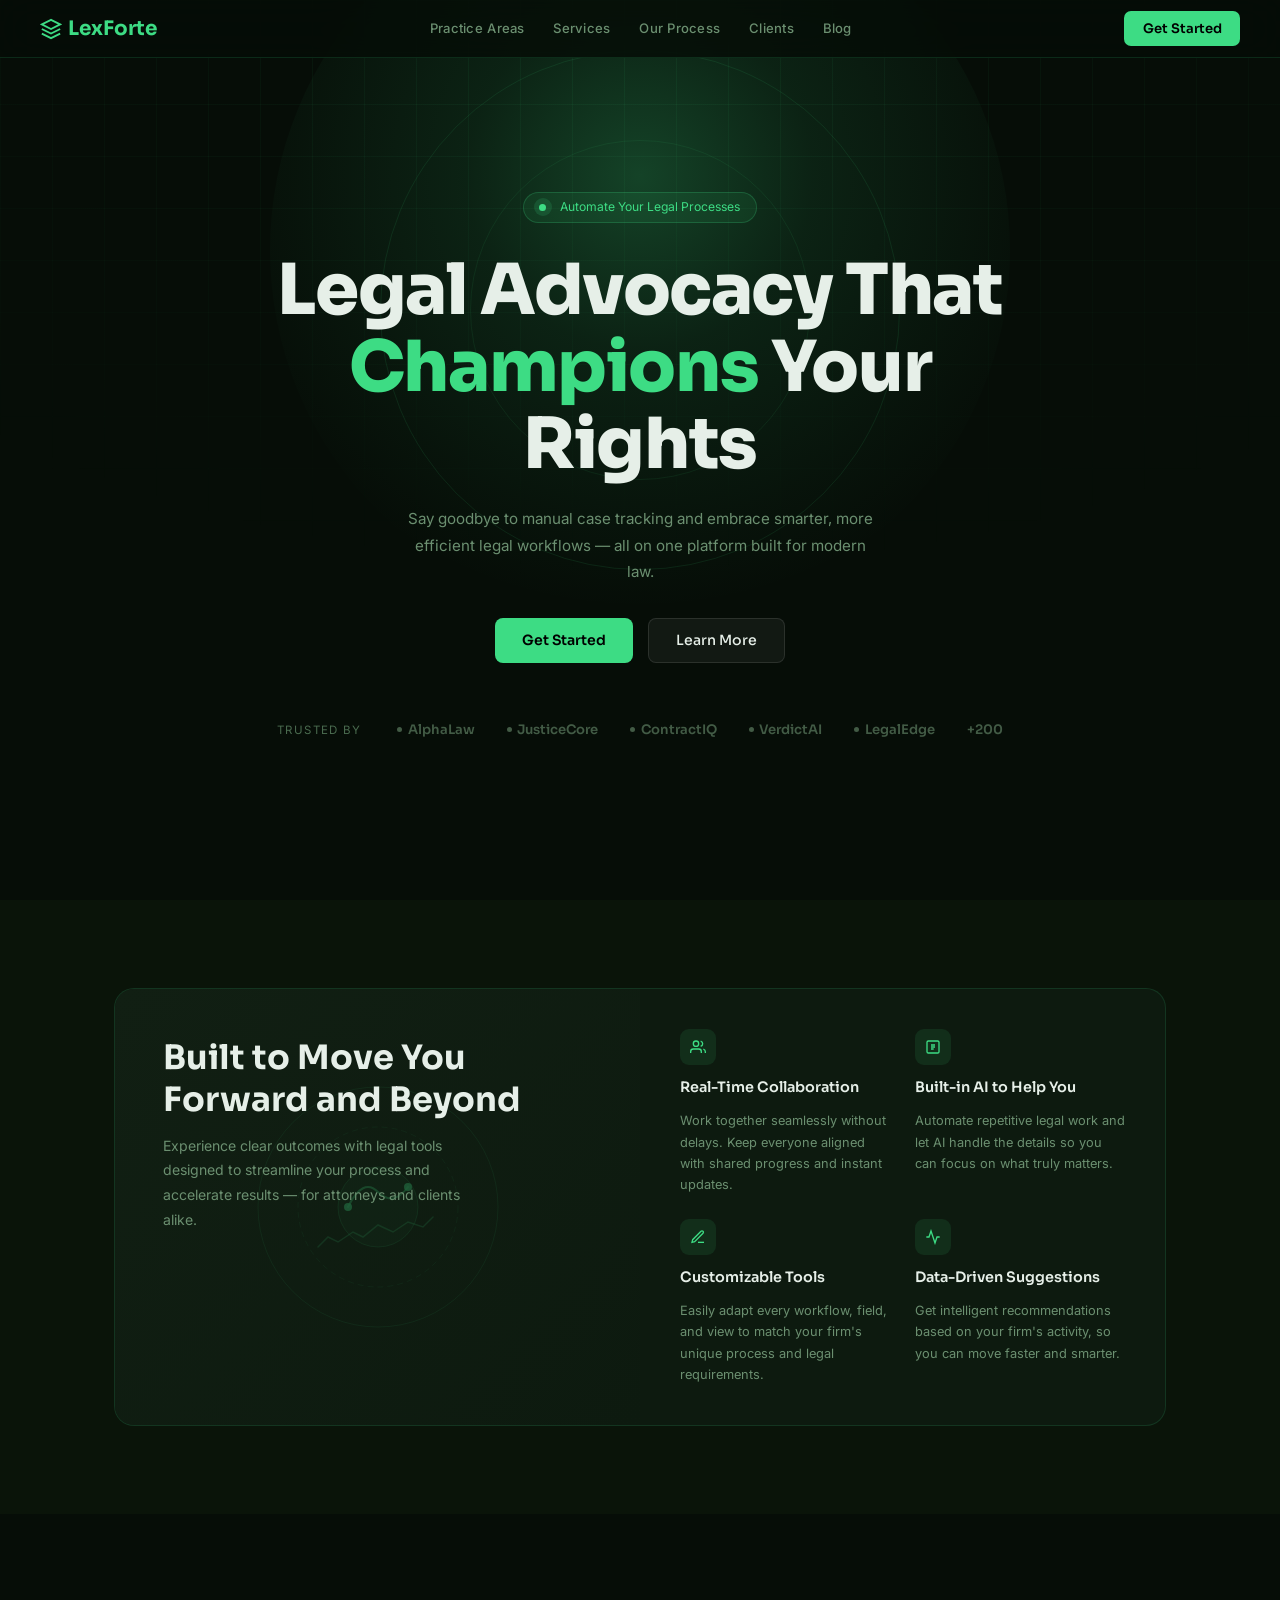
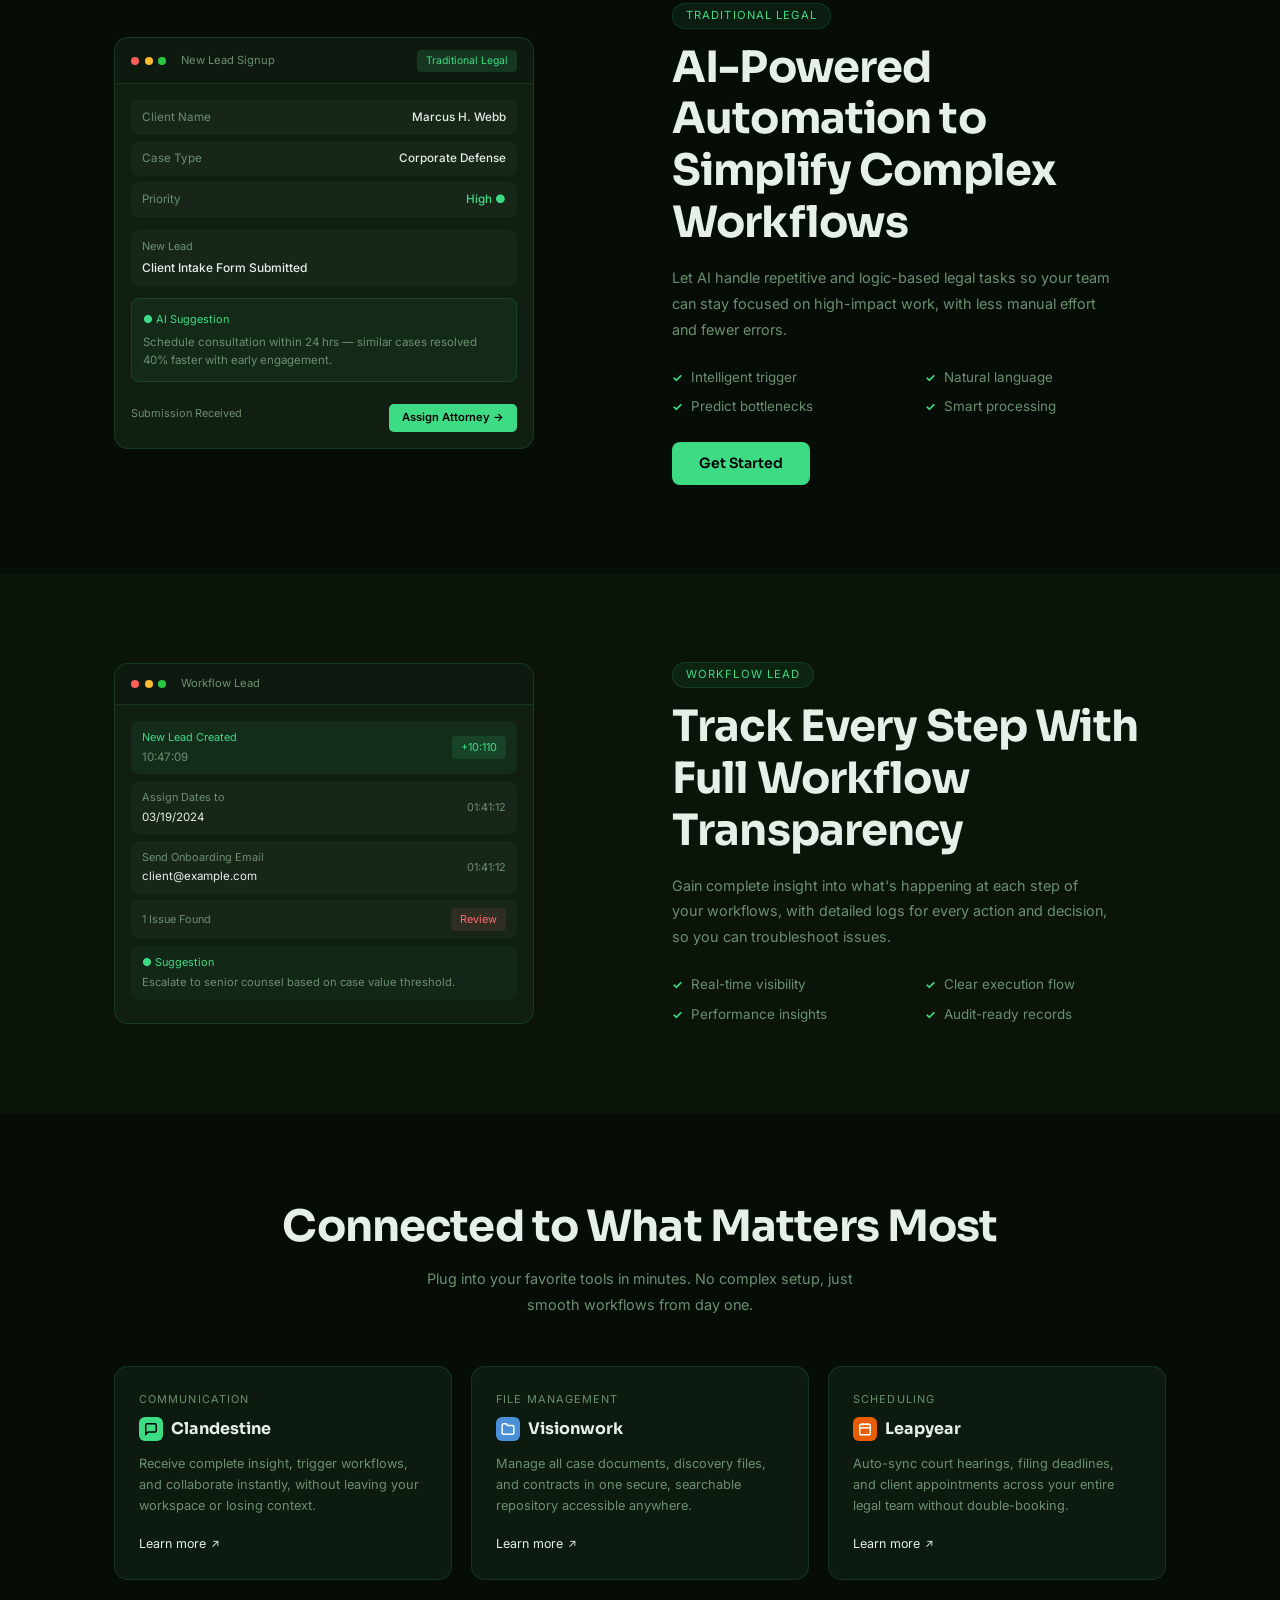
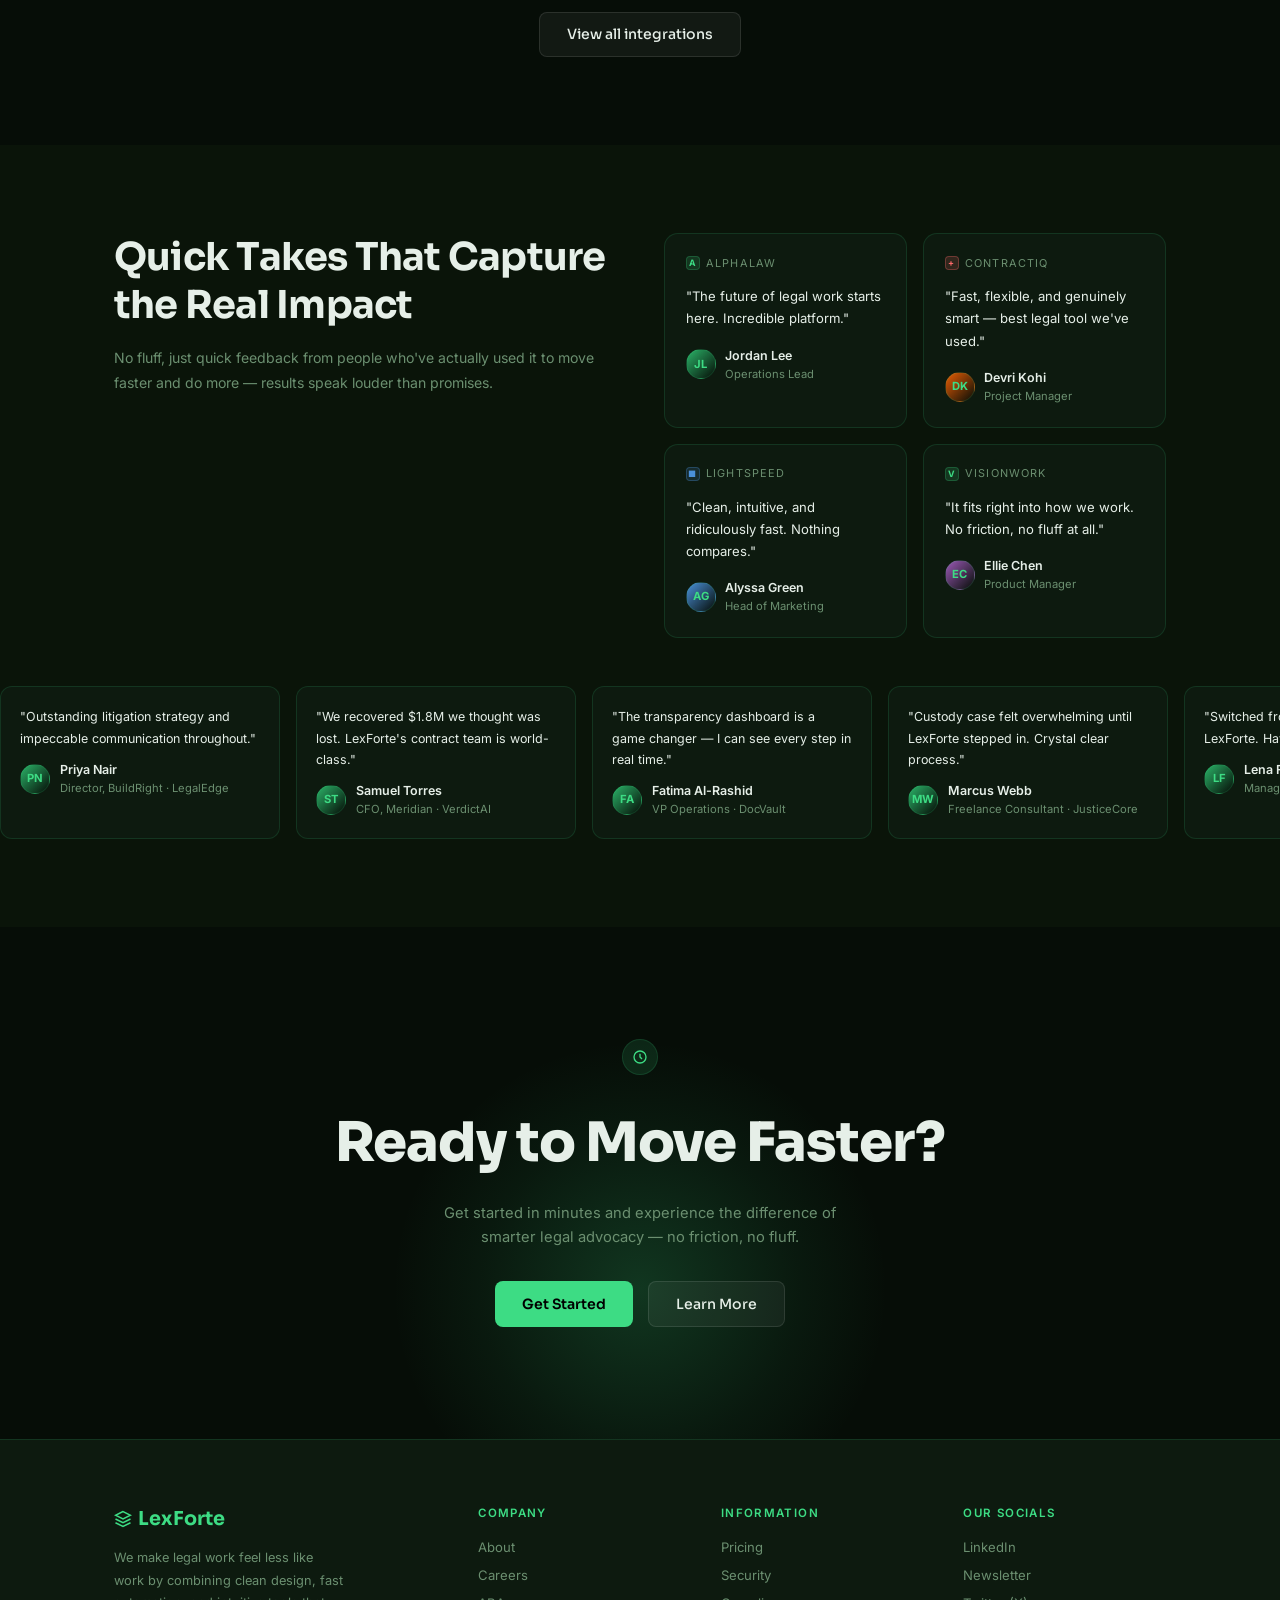
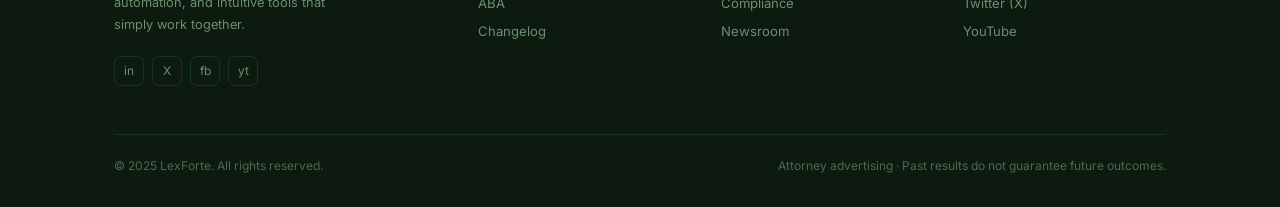
<file: index2.html>
<!DOCTYPE html>
<html lang="en">
<head>
<meta charset="UTF-8"/>
<meta name="viewport" content="width=device-width,initial-scale=1.0"/>
<title>LexForte – Legal Advocates</title>
<link href="https://fonts.googleapis.com/css2?family=Sora:wght@300;400;500;600;700;800&family=Inter:wght@300;400;500;600&display=swap" rel="stylesheet"/>
<style>
*,*::before,*::after{box-sizing:border-box;margin:0;padding:0}
:root{
  --bg:#060d07;
  --bg2:#0a1409;
  --card:#0d1a0f;
  --card2:#111f13;
  --green:#3ddc84;
  --green2:#2bb368;
  --green-glow:rgba(61,220,132,.28);
  --green-glow2:rgba(61,220,132,.12);
  --border:rgba(61,220,132,.14);
  --border2:rgba(61,220,132,.22);
  --text:#e6efe8;
  --muted:#6b8f70;
  --muted2:#4a6b4f;
  --white:#ffffff;
}
html{scroll-behavior:smooth}
body{background:var(--bg);color:var(--text);font-family:'Inter',sans-serif;font-size:15px;line-height:1.6;overflow-x:hidden}
::-webkit-scrollbar{width:4px}
::-webkit-scrollbar-track{background:var(--bg)}
::-webkit-scrollbar-thumb{background:var(--green2);border-radius:4px}
img{display:block;max-width:100%}
a{text-decoration:none;color:inherit}

/* ── NAVBAR ── */
.nav{position:fixed;top:0;left:0;right:0;z-index:1000;display:flex;align-items:center;justify-content:space-between;padding:0 2.5rem;height:58px;background:rgba(6,13,7,.82);backdrop-filter:blur(20px);border-bottom:1px solid var(--border);transition:background .3s}
.nav.scrolled{background:rgba(6,13,7,.97)}
.nav-logo{font-family:'Sora',sans-serif;font-size:1.25rem;font-weight:700;color:var(--green);display:flex;align-items:center;gap:.4rem}
.nav-logo svg{width:22px;height:22px}
.nav-links{display:flex;align-items:center;gap:1.8rem}
.nav-links a{font-size:.82rem;color:var(--muted);font-weight:500;letter-spacing:.02em;transition:color .2s}
.nav-links a:hover{color:var(--text)}
.nav-cta{background:var(--green);color:#000;font-family:'Sora',sans-serif;font-size:.82rem;font-weight:600;padding:.42rem 1.15rem;border-radius:7px;transition:box-shadow .25s,transform .2s;white-space:nowrap}
.nav-cta:hover{box-shadow:0 0 24px var(--green-glow);transform:translateY(-1px);color:#000}

/* ── HERO ── */
.hero{position:relative;min-height:100vh;display:flex;flex-direction:column;align-items:center;justify-content:center;text-align:center;padding:6rem 1.5rem 4rem;overflow:hidden}
.hero-orb{position:absolute;top:-120px;left:50%;transform:translateX(-50%);width:740px;height:740px;border-radius:50%;background:radial-gradient(circle at 50% 40%, rgba(61,220,132,.26) 0%, rgba(61,220,132,.1) 30%, rgba(61,220,132,.03) 60%, transparent 75%);pointer-events:none;animation:orbBreath 6s ease-in-out infinite}
@keyframes orbBreath{0%,100%{transform:translateX(-50%) scale(1);opacity:.9}50%{transform:translateX(-50%) scale(1.06);opacity:1}}
.hero-grid{position:absolute;inset:0;pointer-events:none;background-image:linear-gradient(rgba(61,220,132,.07) 1px,transparent 1px),linear-gradient(90deg,rgba(61,220,132,.07) 1px,transparent 1px);background-size:52px 52px;mask-image:radial-gradient(ellipse 80% 65% at 50% 0%,#000 0%,transparent 100%);animation:gridDrift 20s linear infinite}
@keyframes gridDrift{0%{background-position:0 0}100%{background-position:52px 52px}}
.hero-ring{position:absolute;top:50px;left:50%;transform:translateX(-50%);width:520px;height:520px;border-radius:50%;border:1px solid rgba(61,220,132,.1);animation:ringPulse 4s ease-in-out infinite}
.hero-ring2{position:absolute;top:140px;left:50%;transform:translateX(-50%);width:340px;height:340px;border-radius:50%;border:1px solid rgba(61,220,132,.08);animation:ringPulse 4s ease-in-out infinite .8s}
@keyframes ringPulse{0%,100%{opacity:.5}50%{opacity:1}}
.hero-badge{position:relative;z-index:2;display:inline-flex;align-items:center;gap:.5rem;background:rgba(61,220,132,.08);border:1px solid var(--border2);border-radius:50px;padding:.3rem 1rem .3rem .6rem;font-size:.76rem;color:var(--green);margin-bottom:1.8rem;animation:fadeSlideDown .7s ease both}
.hero-badge-dot{width:18px;height:18px;border-radius:50%;background:rgba(61,220,132,.15);display:flex;align-items:center;justify-content:center}
.hero-badge-dot::after{content:'';width:7px;height:7px;border-radius:50%;background:var(--green);animation:pulse 1.5s infinite}
@keyframes pulse{0%,100%{opacity:1;transform:scale(1)}50%{opacity:.4;transform:scale(.8)}}
@keyframes fadeSlideDown{from{opacity:0;transform:translateY(-14px)}to{opacity:1;transform:translateY(0)}}
.hero-title{position:relative;z-index:2;font-family:'Sora',sans-serif;font-size:clamp(2.6rem,5.5vw,4.6rem);font-weight:800;line-height:1.1;letter-spacing:-.02em;margin-bottom:1.4rem;animation:heroFadeUp .9s .15s ease both;animation-fill-mode:both}
.hero-title span{color:var(--green)}
@keyframes heroFadeUp{from{opacity:0;transform:translateY(32px)}to{opacity:1;transform:translateY(0)}}
.hero-sub{position:relative;z-index:2;max-width:480px;color:var(--muted);font-size:.95rem;line-height:1.75;margin:0 auto 2rem;animation:heroFadeUp .9s .3s ease both;animation-fill-mode:both}
.hero-btns{position:relative;z-index:2;display:flex;gap:.9rem;justify-content:center;flex-wrap:wrap;animation:heroFadeUp .9s .45s ease both;animation-fill-mode:both}
.btn-primary{background:var(--green);color:#000;font-family:'Sora',sans-serif;font-size:.88rem;font-weight:600;padding:.65rem 1.7rem;border-radius:8px;border:none;cursor:pointer;transition:box-shadow .25s,transform .2s;display:inline-flex;align-items:center;gap:.4rem}
.btn-primary:hover{box-shadow:0 0 30px var(--green-glow);transform:translateY(-2px)}
.btn-secondary{background:rgba(255,255,255,.05);color:var(--text);font-family:'Sora',sans-serif;font-size:.88rem;font-weight:500;padding:.65rem 1.7rem;border-radius:8px;border:1px solid rgba(255,255,255,.1);cursor:pointer;transition:border-color .25s,background .25s,transform .2s;display:inline-flex;align-items:center;gap:.4rem}
.btn-secondary:hover{border-color:var(--border2);background:rgba(61,220,132,.06);transform:translateY(-2px)}
.hero-logos{position:relative;z-index:2;margin-top:3.5rem;display:flex;align-items:center;justify-content:center;gap:2.2rem;flex-wrap:wrap;animation:heroFadeUp .9s .6s ease both;animation-fill-mode:both}
.hero-logos-label{font-size:.72rem;color:var(--muted2);letter-spacing:.12em;text-transform:uppercase}
.hero-logos-items{display:flex;align-items:center;gap:2rem;flex-wrap:wrap;justify-content:center}
.logo-pill{font-family:'Sora',sans-serif;font-size:.82rem;font-weight:600;color:var(--muted);display:flex;align-items:center;gap:.35rem;opacity:.6;transition:opacity .25s}
.logo-pill:hover{opacity:1}
.logo-pill-dot{width:5px;height:5px;border-radius:50%;background:var(--muted)}

/* ── SECTION UTILS ── */
.section{padding:5.5rem 0}
.container{max-width:1100px;margin:0 auto;padding:0 1.5rem}
.tag{display:inline-block;background:rgba(61,220,132,.08);border:1px solid var(--border);border-radius:50px;padding:.2rem .8rem;font-size:.7rem;letter-spacing:.1em;text-transform:uppercase;color:var(--green);margin-bottom:.9rem}
.heading{font-family:'Sora',sans-serif;font-size:clamp(1.8rem,3.5vw,2.7rem);font-weight:700;line-height:1.2;letter-spacing:-.02em}
.subtext{color:var(--muted);font-size:.9rem;line-height:1.8}

/* ── SECTION 2: BUILT TO MOVE ── */
.built-wrap{background:var(--card);border:1px solid var(--border);border-radius:20px;overflow:hidden;display:grid;grid-template-columns:1fr 1fr;gap:0}
.built-left{position:relative;padding:3rem;background:linear-gradient(135deg,var(--card2) 0%,var(--card) 100%);overflow:hidden}
.built-left-img{position:absolute;inset:0;display:flex;align-items:center;justify-content:center;opacity:.35}
.built-left-img svg{width:260px;height:260px}
.built-left-content{position:relative;z-index:2}
.built-left-content h2{font-family:'Sora',sans-serif;font-size:clamp(1.5rem,3vw,2.1rem);font-weight:700;line-height:1.25;margin-bottom:.8rem}
.built-left-content p{color:var(--muted);font-size:.88rem;line-height:1.75;max-width:320px}
.built-right{padding:2.5rem}
.built-grid{display:grid;grid-template-columns:1fr 1fr;gap:1.5rem}
.built-item{display:flex;flex-direction:column;gap:.5rem}
.built-item-icon{width:36px;height:36px;border-radius:9px;background:rgba(61,220,132,.1);display:flex;align-items:center;justify-content:center;color:var(--green);font-size:.9rem;margin-bottom:.2rem}
.built-item h4{font-family:'Sora',sans-serif;font-size:.9rem;font-weight:600;margin-bottom:.2rem}
.built-item p{color:var(--muted);font-size:.8rem;line-height:1.65}

/* ── MOCKUP CARD ── */
.mockup-card{background:var(--card2);border:1px solid var(--border);border-radius:14px;overflow:hidden}
.mockup-topbar{display:flex;align-items:center;gap:.5rem;padding:.7rem 1rem;border-bottom:1px solid var(--border);background:rgba(0,0,0,.2)}
.mockup-dots{display:flex;gap:.35rem}
.mockup-dot{width:8px;height:8px;border-radius:50%}
.mockup-title{font-size:.7rem;color:var(--muted);margin-left:.4rem}
.mockup-tag-pill{background:rgba(61,220,132,.15);color:var(--green);font-size:.65rem;padding:.18rem .55rem;border-radius:4px;margin-left:auto}
.mockup-body{padding:1rem}
.mockup-row{display:flex;align-items:center;justify-content:space-between;padding:.5rem .7rem;border-radius:8px;margin-bottom:.4rem;background:rgba(255,255,255,.03);gap:.7rem}
.mockup-row-label{font-size:.73rem;color:var(--muted);flex:1}
.mockup-row-val{font-size:.73rem;color:var(--text);font-weight:500}
.mockup-status{display:flex;align-items:center;gap:.35rem;font-size:.68rem}
.mockup-status-dot{width:6px;height:6px;border-radius:50%;background:var(--green);animation:pulse 1.8s infinite}
.mockup-btn{display:inline-flex;align-items:center;gap:.3rem;background:var(--green);color:#000;font-size:.7rem;font-weight:600;padding:.32rem .8rem;border-radius:5px;margin-top:.6rem}

/* ── SPLIT SECTIONS ── */
.split{display:grid;grid-template-columns:1fr 1fr;gap:4rem;align-items:center}
.split.reverse{direction:rtl}
.split.reverse>*{direction:ltr}
.split-visual{position:relative}
.split-visual-card{background:var(--card);border:1px solid var(--border);border-radius:16px;overflow:hidden;box-shadow:0 24px 60px rgba(0,0,0,.5)}
.split-visual-img{width:100%;aspect-ratio:4/3;object-fit:cover;display:block;filter:brightness(.7) saturate(.9)}
.split-overlay-card{position:absolute;bottom:1rem;left:1rem;right:1rem;background:rgba(10,20,11,.9);backdrop-filter:blur(16px);border:1px solid var(--border);border-radius:10px;padding:.85rem 1rem;display:flex;align-items:center;gap:.7rem}
.split-overlay-dot{width:8px;height:8px;border-radius:50%;background:var(--green);flex-shrink:0;animation:pulse 1.8s infinite}
.split-overlay-text{font-size:.76rem;color:var(--text)}
.split-overlay-text strong{color:var(--green);font-size:.68rem;text-transform:uppercase;letter-spacing:.08em;display:block;margin-bottom:.1rem}
.split-content{}
.split-content .tag{margin-bottom:.8rem}
.split-content .heading{margin-bottom:1rem}
.split-content .subtext{margin-bottom:1.5rem;max-width:440px}
.checklist{list-style:none}
.checklist li{display:flex;align-items:flex-start;gap:.6rem;font-size:.88rem;color:var(--muted);margin-bottom:.65rem;line-height:1.6}
.checklist li::before{content:'';width:16px;height:16px;border-radius:50%;background:rgba(61,220,132,.15);border:1px solid rgba(61,220,132,.3);flex-shrink:0;margin-top:2px;display:flex;align-items:center;justify-content:center;background-image:url("data:image/svg+xml,%3Csvg xmlns='http://www.w3.org/2000/svg' viewBox='0 0 12 12'%3E%3Cpath d='M2 6l3 3 5-5' stroke='%233ddc84' stroke-width='1.5' fill='none' stroke-linecap='round'/%3E%3C/svg%3E");background-size:10px;background-repeat:no-repeat;background-position:center}
.check-grid{display:grid;grid-template-columns:1fr 1fr;gap:.5rem .8rem;margin-top:.5rem}
.check-item{display:flex;align-items:center;gap:.5rem;font-size:.84rem;color:var(--muted)}
.check-item::before{content:'✓';color:var(--green);font-weight:700;font-size:.75rem}

/* ── STATS BAR ── */
.stats-bar{background:var(--card);border-top:1px solid var(--border);border-bottom:1px solid var(--border);padding:2.5rem 0}
.stats-grid{display:grid;grid-template-columns:repeat(4,1fr);gap:1rem;text-align:center}
.stat-num{font-family:'Sora',sans-serif;font-size:2.6rem;font-weight:800;color:var(--green);line-height:1}
.stat-label{font-size:.78rem;color:var(--muted);margin-top:.3rem}

/* ── INTEGRATIONS ── */
.int-grid{display:grid;grid-template-columns:repeat(3,1fr);gap:1.2rem}
.int-card{background:var(--card);border:1px solid var(--border);border-radius:14px;padding:1.5rem;transition:transform .3s,box-shadow .3s,border-color .3s}
.int-card:hover{transform:translateY(-4px);box-shadow:0 16px 40px rgba(0,0,0,.4);border-color:var(--border2)}
.int-card-cat{font-size:.68rem;color:var(--muted);text-transform:uppercase;letter-spacing:.1em;margin-bottom:.5rem}
.int-card-logo{font-family:'Sora',sans-serif;font-size:1rem;font-weight:700;color:var(--text);display:flex;align-items:center;gap:.5rem;margin-bottom:.7rem}
.int-card-logo-icon{width:24px;height:24px;border-radius:6px;background:var(--green);display:flex;align-items:center;justify-content:center}
.int-card p{font-size:.8rem;color:var(--muted);line-height:1.65;margin-bottom:.9rem}
.int-card-link{font-size:.78rem;color:var(--text);display:inline-flex;align-items:center;gap:.3rem;transition:color .2s}
.int-card-link:hover{color:var(--green)}
.int-card-link::after{content:'↗';font-size:.7rem}

/* ── TESTIMONIALS ── */
.testi-layout{display:grid;grid-template-columns:1fr 1fr;gap:3rem;align-items:start}
.testi-left h2{font-family:'Sora',sans-serif;font-size:clamp(1.7rem,3vw,2.4rem);font-weight:700;line-height:1.25;margin-bottom:1rem;letter-spacing:-.02em}
.testi-left p{color:var(--muted);font-size:.88rem;line-height:1.8}
.testi-right{display:grid;grid-template-columns:1fr 1fr;gap:1rem}
.testi-card{background:var(--card);border:1px solid var(--border);border-radius:14px;padding:1.3rem;transition:border-color .3s}
.testi-card:hover{border-color:var(--border2)}
.testi-card-source{font-size:.68rem;color:var(--muted);text-transform:uppercase;letter-spacing:.1em;display:flex;align-items:center;gap:.4rem;margin-bottom:.8rem}
.testi-card-source-dot{width:14px;height:14px;border-radius:4px;background:rgba(61,220,132,.15);border:1px solid var(--border2);display:flex;align-items:center;justify-content:center;font-size:.55rem;color:var(--green);font-weight:700}
.testi-quote{font-size:.82rem;color:var(--text);line-height:1.7;margin-bottom:1rem}
.testi-user{display:flex;align-items:center;gap:.6rem}
.testi-avatar{width:30px;height:30px;border-radius:50%;object-fit:cover;background:linear-gradient(135deg,var(--green2),var(--bg));display:flex;align-items:center;justify-content:center;font-size:.7rem;font-weight:700;color:var(--green);flex-shrink:0;border:1px solid var(--border)}
.testi-name{font-size:.78rem;font-weight:600}
.testi-role{font-size:.7rem;color:var(--muted)}

/* Auto-scroll testimonials row */
.testi-scroll-row{overflow:hidden;margin-top:3rem}
.testi-scroll-track{display:flex;gap:1rem;width:max-content;animation:scrollRow 40s linear infinite}
.testi-scroll-track:hover{animation-play-state:paused}
@keyframes scrollRow{from{transform:translateX(0)}to{transform:translateX(-50%)}}
.testi-scroll-card{background:var(--card);border:1px solid var(--border);border-radius:12px;padding:1.2rem;width:280px;flex-shrink:0}
.testi-scroll-card .testi-quote{font-size:.8rem;margin-bottom:.75rem}

/* ── CTA ── */
.cta-section{position:relative;padding:7rem 0;text-align:center;overflow:hidden}
.cta-orb{position:absolute;bottom:-100px;left:50%;transform:translateX(-50%);width:500px;height:500px;border-radius:50%;background:radial-gradient(circle,rgba(61,220,132,.2) 0%,rgba(61,220,132,.06) 45%,transparent 70%);pointer-events:none;animation:orbBreath 7s ease-in-out infinite}
.cta-section h2{font-family:'Sora',sans-serif;font-size:clamp(2rem,4.5vw,3.4rem);font-weight:800;letter-spacing:-.02em;margin-bottom:1rem;position:relative;z-index:2}
.cta-section p{color:var(--muted);font-size:.92rem;max-width:420px;margin:0 auto 2rem;position:relative;z-index:2}
.cta-btns{display:flex;gap:.9rem;justify-content:center;flex-wrap:wrap;position:relative;z-index:2}
.cta-icon{width:36px;height:36px;border-radius:50%;background:rgba(61,220,132,.12);border:1px solid var(--border);display:flex;align-items:center;justify-content:center;margin:0 auto 1.5rem;animation:pulse 2s infinite}
.cta-icon svg{width:16px;height:16px;color:var(--green)}

/* ── FOOTER ── */
footer{background:var(--card);border-top:1px solid var(--border);padding:4rem 0 2rem}
.footer-grid{display:grid;grid-template-columns:1.6fr 1fr 1fr 1fr;gap:2.5rem}
.footer-brand{font-family:'Sora',sans-serif;font-size:1.2rem;font-weight:700;color:var(--green);display:flex;align-items:center;gap:.4rem;margin-bottom:.8rem}
.footer-desc{font-size:.8rem;color:var(--muted);line-height:1.75;max-width:230px;margin-bottom:1.2rem}
.footer-social{display:flex;gap:.5rem}
.footer-social a{width:30px;height:30px;border-radius:7px;border:1px solid var(--border);display:flex;align-items:center;justify-content:center;color:var(--muted);font-size:.75rem;transition:border-color .2s,color .2s}
.footer-social a:hover{border-color:var(--border2);color:var(--green)}
.footer-col h4{font-size:.72rem;font-weight:600;color:var(--green);text-transform:uppercase;letter-spacing:.12em;margin-bottom:.9rem}
.footer-col a{display:block;font-size:.82rem;color:var(--muted);margin-bottom:.45rem;transition:color .2s}
.footer-col a:hover{color:var(--text)}
.footer-bottom{border-top:1px solid var(--border);margin-top:3rem;padding-top:1.3rem;display:flex;justify-content:space-between;align-items:center;font-size:.75rem;color:var(--muted2);flex-wrap:wrap;gap:.5rem}

/* ── ANIMATIONS ── */
.fade-up{opacity:0;transform:translateY(30px);transition:opacity .65s ease,transform .65s ease}
.fade-left{opacity:0;transform:translateX(-30px);transition:opacity .65s ease,transform .65s ease}
.fade-right{opacity:0;transform:translateX(30px);transition:opacity .65s ease,transform .65s ease}
.fade-up.show,.fade-left.show,.fade-right.show{opacity:1;transform:none}

/* mobile */
@media(max-width:900px){
  .built-wrap{grid-template-columns:1fr}
  .split{grid-template-columns:1fr}
  .split.reverse{direction:ltr}
  .testi-layout{grid-template-columns:1fr}
  .testi-right{grid-template-columns:1fr}
  .int-grid{grid-template-columns:1fr}
  .stats-grid{grid-template-columns:repeat(2,1fr)}
  .footer-grid{grid-template-columns:1fr 1fr}
  .nav-links{display:none}
}
@media(max-width:600px){
  .hero-title{font-size:2.2rem}
  .footer-grid{grid-template-columns:1fr}
  .built-grid{grid-template-columns:1fr}
}
</style>
</head>
<body>

<!-- ══════ NAVBAR ══════ -->
<nav class="nav" id="mainNav">
  <a href="#" class="nav-logo">
    <svg viewBox="0 0 24 24" fill="none" stroke="currentColor" stroke-width="2"><path d="M12 2L2 7l10 5 10-5-10-5zM2 17l10 5 10-5M2 12l10 5 10-5"/></svg>
    LexForte
  </a>
  <div class="nav-links">
    <a href="#features">Practice Areas</a>
    <a href="#services">Services</a>
    <a href="#process">Our Process</a>
    <a href="#clients">Clients</a>
    <a href="#blog">Blog</a>
  </div>
  <a href="#cta" class="nav-cta">Get Started</a>
</nav>

<!-- ══════ HERO ══════ -->
<section class="hero">
  <div class="hero-orb"></div>
  <div class="hero-grid"></div>
  <div class="hero-ring"></div>
  <div class="hero-ring2"></div>

  <div style="position:relative;z-index:2;width:100%;max-width:750px;margin:0 auto">
    <div class="hero-badge">
      <div class="hero-badge-dot"></div>
      Automate Your Legal Processes
    </div>

    <h1 class="hero-title">
      Legal Advocacy That<br><span>Champions</span> Your Rights
    </h1>

    <p class="hero-sub">
      Say goodbye to manual case tracking and embrace smarter, more efficient legal workflows — all on one platform built for modern law.
    </p>

    <div class="hero-btns">
      <a href="#cta" class="btn-primary">Get Started</a>
      <a href="#features" class="btn-secondary">Learn More</a>
    </div>

    <div class="hero-logos">
      <span class="hero-logos-label">Trusted by</span>
      <div class="hero-logos-items">
        <span class="logo-pill"><span class="logo-pill-dot"></span>AlphaLaw</span>
        <span class="logo-pill"><span class="logo-pill-dot"></span>JusticeCore</span>
        <span class="logo-pill"><span class="logo-pill-dot"></span>ContractIQ</span>
        <span class="logo-pill"><span class="logo-pill-dot"></span>VerdictAI</span>
        <span class="logo-pill"><span class="logo-pill-dot"></span>LegalEdge</span>
        <span class="logo-pill">+200</span>
      </div>
    </div>
  </div>
</section>

<!-- ══════ BUILT TO MOVE ══════ -->
<section class="section" id="features" style="background:var(--bg2)">
  <div class="container">
    <div class="built-wrap fade-up">
      <div class="built-left">
        <!-- SVG decoration -->
        <div class="built-left-img">
          <svg viewBox="0 0 260 260" fill="none" xmlns="http://www.w3.org/2000/svg">
            <circle cx="130" cy="130" r="120" stroke="rgba(61,220,132,.2)" stroke-width="1"/>
            <circle cx="130" cy="130" r="80" stroke="rgba(61,220,132,.15)" stroke-width="1" stroke-dasharray="6 4"/>
            <circle cx="130" cy="130" r="40" fill="rgba(61,220,132,.08)" stroke="rgba(61,220,132,.25)" stroke-width="1"/>
            <path d="M100 130 Q115 100 130 115 Q145 130 160 110" stroke="rgba(61,220,132,.6)" stroke-width="2" fill="none" stroke-linecap="round"/>
            <circle cx="100" cy="130" r="4" fill="rgba(61,220,132,.8)"/>
            <circle cx="160" cy="110" r="4" fill="rgba(61,220,132,.8)"/>
            <path d="M70 170 L80 160 L90 165 L105 155 L115 160 L130 148 L145 155 L160 145 L175 150 L185 140" stroke="rgba(61,220,132,.35)" stroke-width="1.5" fill="none" stroke-linecap="round"/>
          </svg>
        </div>
        <div class="built-left-content">
          <h2>Built to Move You<br>Forward and Beyond</h2>
          <p>Experience clear outcomes with legal tools designed to streamline your process and accelerate results — for attorneys and clients alike.</p>
        </div>
      </div>
      <div class="built-right">
        <div class="built-grid">
          <div class="built-item">
            <div class="built-item-icon">
              <svg width="16" height="16" viewBox="0 0 24 24" fill="none" stroke="currentColor" stroke-width="2"><path d="M17 21v-2a4 4 0 0 0-4-4H5a4 4 0 0 0-4 4v2"/><circle cx="9" cy="7" r="4"/><path d="M23 21v-2a4 4 0 0 0-3-3.87"/><path d="M16 3.13a4 4 0 0 1 0 7.75"/></svg>
            </div>
            <h4>Real-Time Collaboration</h4>
            <p>Work together seamlessly without delays. Keep everyone aligned with shared progress and instant updates.</p>
          </div>
          <div class="built-item">
            <div class="built-item-icon">
              <svg width="16" height="16" viewBox="0 0 24 24" fill="none" stroke="currentColor" stroke-width="2"><rect x="3" y="3" width="18" height="18" rx="2"/><path d="M9 9h6M9 12h6M9 15h4"/></svg>
            </div>
            <h4>Built-in AI to Help You</h4>
            <p>Automate repetitive legal work and let AI handle the details so you can focus on what truly matters.</p>
          </div>
          <div class="built-item">
            <div class="built-item-icon">
              <svg width="16" height="16" viewBox="0 0 24 24" fill="none" stroke="currentColor" stroke-width="2"><path d="M12 20h9"/><path d="M16.5 3.5a2.121 2.121 0 0 1 3 3L7 19l-4 1 1-4L16.5 3.5z"/></svg>
            </div>
            <h4>Customizable Tools</h4>
            <p>Easily adapt every workflow, field, and view to match your firm's unique process and legal requirements.</p>
          </div>
          <div class="built-item">
            <div class="built-item-icon">
              <svg width="16" height="16" viewBox="0 0 24 24" fill="none" stroke="currentColor" stroke-width="2"><polyline points="22 12 18 12 15 21 9 3 6 12 2 12"/></svg>
            </div>
            <h4>Data-Driven Suggestions</h4>
            <p>Get intelligent recommendations based on your firm's activity, so you can move faster and smarter.</p>
          </div>
        </div>
      </div>
    </div>
  </div>
</section>

<!-- ══════ AI-POWERED SPLIT ══════ -->
<section class="section" id="services" style="background:var(--bg)">
  <div class="container">
    <div class="split fade-up">
      <!-- LEFT: mockup UI -->
      <div class="split-visual">
        <div class="mockup-card" style="max-width:420px">
          <div class="mockup-topbar">
            <div class="mockup-dots">
              <div class="mockup-dot" style="background:#ff5f57"></div>
              <div class="mockup-dot" style="background:#ffbd2e"></div>
              <div class="mockup-dot" style="background:#28c840"></div>
            </div>
            <span class="mockup-title">New Lead Signup</span>
            <span class="mockup-tag-pill">Traditional Legal</span>
          </div>
          <div class="mockup-body">
            <div class="mockup-row">
              <span class="mockup-row-label">Client Name</span>
              <span class="mockup-row-val">Marcus H. Webb</span>
            </div>
            <div class="mockup-row">
              <span class="mockup-row-label">Case Type</span>
              <span class="mockup-row-val">Corporate Defense</span>
            </div>
            <div class="mockup-row">
              <span class="mockup-row-label">Priority</span>
              <span class="mockup-row-val" style="color:var(--green)">High ●</span>
            </div>
            <div class="mockup-row" style="margin-top:.8rem">
              <div>
                <div style="font-size:.68rem;color:var(--muted);margin-bottom:.2rem">New Lead</div>
                <div style="font-size:.75rem;color:var(--text);font-weight:500">Client Intake Form Submitted</div>
              </div>
            </div>
            <div style="margin-top:.8rem;padding:.7rem;background:rgba(61,220,132,.06);border:1px solid var(--border);border-radius:8px">
              <div style="font-size:.68rem;color:var(--green);margin-bottom:.3rem">● AI Suggestion</div>
              <div style="font-size:.72rem;color:var(--muted)">Schedule consultation within 24 hrs — similar cases resolved 40% faster with early engagement.</div>
            </div>
            <div style="margin-top:.8rem;display:flex;align-items:center;justify-content:space-between">
              <div style="font-size:.68rem;color:var(--muted)">Submission Received</div>
              <span class="mockup-btn">Assign Attorney →</span>
            </div>
          </div>
        </div>
      </div>

      <!-- RIGHT: text -->
      <div class="split-content">
        <div class="tag">Traditional Legal</div>
        <h2 class="heading" style="margin-bottom:1rem">AI-Powered Automation to<br>Simplify Complex Workflows</h2>
        <p class="subtext" style="margin-bottom:1.5rem">Let AI handle repetitive and logic-based legal tasks so your team can stay focused on high-impact work, with less manual effort and fewer errors.</p>
        <div class="check-grid" style="margin-bottom:1.5rem">
          <div class="check-item">Intelligent trigger</div>
          <div class="check-item">Natural language</div>
          <div class="check-item">Predict bottlenecks</div>
          <div class="check-item">Smart processing</div>
        </div>
        <a href="#cta" class="btn-primary">Get Started</a>
      </div>
    </div>
  </div>
</section>

<!-- ══════ TRACK EVERY STEP ══════ -->
<section class="section" style="background:var(--bg2)">
  <div class="container">
    <div class="split reverse fade-up">
      <!-- LEFT text (visually right due to reverse) -->
      <div class="split-content">
        <div class="tag">Workflow Lead</div>
        <h2 class="heading" style="margin-bottom:1rem">Track Every Step With Full Workflow Transparency</h2>
        <p class="subtext" style="margin-bottom:1.5rem">Gain complete insight into what's happening at each step of your workflows, with detailed logs for every action and decision, so you can troubleshoot issues.</p>
        <div class="check-grid">
          <div class="check-item">Real-time visibility</div>
          <div class="check-item">Clear execution flow</div>
          <div class="check-item">Performance insights</div>
          <div class="check-item">Audit-ready records</div>
        </div>
      </div>

      <!-- RIGHT: dashboard mockup -->
      <div class="split-visual">
        <div class="mockup-card" style="max-width:420px">
          <div class="mockup-topbar">
            <div class="mockup-dots">
              <div class="mockup-dot" style="background:#ff5f57"></div>
              <div class="mockup-dot" style="background:#ffbd2e"></div>
              <div class="mockup-dot" style="background:#28c840"></div>
            </div>
            <span class="mockup-title">Workflow Lead</span>
          </div>
          <div class="mockup-body">
            <div class="mockup-row" style="background:rgba(61,220,132,.07)">
              <div>
                <div style="font-size:.68rem;color:var(--green)">New Lead Created</div>
                <div style="font-size:.72rem;color:var(--muted);margin-top:.1rem">10:47:09</div>
              </div>
              <span style="font-size:.68rem;color:var(--green);background:rgba(61,220,132,.12);padding:.18rem .55rem;border-radius:4px">+10:110</span>
            </div>
            <div class="mockup-row">
              <div>
                <div style="font-size:.68rem;color:var(--muted)">Assign Dates to</div>
                <div style="font-size:.72rem;color:var(--text);margin-top:.1rem">03/19/2024</div>
              </div>
              <span style="font-size:.68rem;color:var(--muted)">01:41:12</span>
            </div>
            <div class="mockup-row">
              <div>
                <div style="font-size:.68rem;color:var(--muted)">Send Onboarding Email</div>
                <div style="font-size:.72rem;color:var(--text);margin-top:.1rem">client@example.com</div>
              </div>
              <span style="font-size:.68rem;color:var(--muted)">01:41:12</span>
            </div>
            <div class="mockup-row">
              <div style="font-size:.68rem;color:var(--muted)">1 Issue Found</div>
              <span style="font-size:.68rem;color:#ff6b6b;background:rgba(255,107,107,.1);padding:.18rem .55rem;border-radius:4px">Review</span>
            </div>
            <div class="mockup-row" style="background:rgba(61,220,132,.04)">
              <div>
                <div style="font-size:.68rem;color:var(--green)">● Suggestion</div>
                <div style="font-size:.7rem;color:var(--muted);margin-top:.2rem">Escalate to senior counsel based on case value threshold.</div>
              </div>
            </div>
          </div>
        </div>
      </div>
    </div>
  </div>
</section>

<!-- ══════ INTEGRATIONS ══════ -->
<section class="section" id="process" style="background:var(--bg)">
  <div class="container">
    <div style="text-align:center;margin-bottom:3rem" class="fade-up">
      <h2 class="heading">Connected to What Matters Most</h2>
      <p class="subtext" style="max-width:480px;margin:.8rem auto 0">Plug into your favorite tools in minutes. No complex setup, just smooth workflows from day one.</p>
    </div>
    <div class="int-grid fade-up">
      <div class="int-card">
        <div class="int-card-cat">Communication</div>
        <div class="int-card-logo">
          <div class="int-card-logo-icon">
            <svg width="14" height="14" viewBox="0 0 24 24" fill="none" stroke="#000" stroke-width="2.5"><path d="M21 15a2 2 0 0 1-2 2H7l-4 4V5a2 2 0 0 1 2-2h14a2 2 0 0 1 2 2z"/></svg>
          </div>
          Clandestine
        </div>
        <p>Receive complete insight, trigger workflows, and collaborate instantly, without leaving your workspace or losing context.</p>
        <a href="#" class="int-card-link">Learn more</a>
      </div>
      <div class="int-card">
        <div class="int-card-cat">File Management</div>
        <div class="int-card-logo">
          <div class="int-card-logo-icon" style="background:#4a90d9">
            <svg width="14" height="14" viewBox="0 0 24 24" fill="none" stroke="#fff" stroke-width="2.5"><path d="M22 19a2 2 0 0 1-2 2H4a2 2 0 0 1-2-2V5a2 2 0 0 1 2-2h5l2 3h9a2 2 0 0 1 2 2z"/></svg>
          </div>
          Visionwork
        </div>
        <p>Manage all case documents, discovery files, and contracts in one secure, searchable repository accessible anywhere.</p>
        <a href="#" class="int-card-link">Learn more</a>
      </div>
      <div class="int-card">
        <div class="int-card-cat">Scheduling</div>
        <div class="int-card-logo">
          <div class="int-card-logo-icon" style="background:#e85d04">
            <svg width="14" height="14" viewBox="0 0 24 24" fill="none" stroke="#fff" stroke-width="2.5"><rect x="3" y="4" width="18" height="18" rx="2"/><line x1="16" y1="2" x2="16" y2="6"/><line x1="8" y1="2" x2="8" y2="6"/><line x1="3" y1="10" x2="21" y2="10"/></svg>
          </div>
          Leapyear
        </div>
        <p>Auto-sync court hearings, filing deadlines, and client appointments across your entire legal team without double-booking.</p>
        <a href="#" class="int-card-link">Learn more</a>
      </div>
    </div>
    <div style="text-align:center;margin-top:2rem" class="fade-up">
      <a href="#" class="btn-secondary">View all integrations</a>
    </div>
  </div>
</section>

<!-- ══════ TESTIMONIALS ══════ -->
<section class="section" id="clients" style="background:var(--bg2)">
  <div class="container">
    <div class="testi-layout">
      <div class="testi-left fade-left">
        <h2>Quick Takes That Capture the Real Impact</h2>
        <p>No fluff, just quick feedback from people who've actually used it to move faster and do more — results speak louder than promises.</p>
      </div>
      <div class="testi-right fade-right">
        <div class="testi-card">
          <div class="testi-card-source">
            <div class="testi-card-source-dot">α</div>
            AlphaLaw
          </div>
          <div class="testi-quote">"The future of legal work starts here. Incredible platform."</div>
          <div class="testi-user">
            <div class="testi-avatar">JL</div>
            <div>
              <div class="testi-name">Jordan Lee</div>
              <div class="testi-role">Operations Lead</div>
            </div>
          </div>
        </div>
        <div class="testi-card">
          <div class="testi-card-source">
            <div class="testi-card-source-dot" style="background:rgba(255,107,107,.15);border-color:rgba(255,107,107,.3);color:#ff6b6b">+</div>
            ContractIQ
          </div>
          <div class="testi-quote">"Fast, flexible, and genuinely smart — best legal tool we've used."</div>
          <div class="testi-user">
            <div class="testi-avatar" style="background:linear-gradient(135deg,#e85d04,var(--bg))">DK</div>
            <div>
              <div class="testi-name">Devri Kohi</div>
              <div class="testi-role">Project Manager</div>
            </div>
          </div>
        </div>
        <div class="testi-card">
          <div class="testi-card-source">
            <div class="testi-card-source-dot" style="background:rgba(74,144,217,.15);border-color:rgba(74,144,217,.3);color:#4a90d9">■</div>
            LightSpeed
          </div>
          <div class="testi-quote">"Clean, intuitive, and ridiculously fast. Nothing compares."</div>
          <div class="testi-user">
            <div class="testi-avatar" style="background:linear-gradient(135deg,#4a90d9,var(--bg))">AG</div>
            <div>
              <div class="testi-name">Alyssa Green</div>
              <div class="testi-role">Head of Marketing</div>
            </div>
          </div>
        </div>
        <div class="testi-card">
          <div class="testi-card-source">
            <div class="testi-card-source-dot">V</div>
            Visionwork
          </div>
          <div class="testi-quote">"It fits right into how we work. No friction, no fluff at all."</div>
          <div class="testi-user">
            <div class="testi-avatar" style="background:linear-gradient(135deg,#9b59b6,var(--bg))">EC</div>
            <div>
              <div class="testi-name">Ellie Chen</div>
              <div class="testi-role">Product Manager</div>
            </div>
          </div>
        </div>
      </div>
    </div>
  </div>

  <!-- Auto-scroll extra testimonials row -->
  <div class="testi-scroll-row" style="margin-top:3rem">
    <div class="testi-scroll-track" id="scrollTrack"></div>
  </div>
</section>

<!-- ══════ CTA ══════ -->
<section class="cta-section" id="cta">
  <div class="cta-orb"></div>
  <div class="container" style="position:relative;z-index:2">
    <div class="fade-up">
      <div class="cta-icon">
        <svg viewBox="0 0 24 24" fill="none" stroke="var(--green)" stroke-width="2"><circle cx="12" cy="12" r="9"/><polyline points="12 7 12 12 15 15"/></svg>
      </div>
      <h2>Ready to Move Faster?</h2>
      <p>Get started in minutes and experience the difference of smarter legal advocacy — no friction, no fluff.</p>
      <div class="cta-btns">
        <a href="#" class="btn-primary">Get Started</a>
        <a href="#features" class="btn-secondary">Learn More</a>
      </div>
    </div>
  </div>
</section>

<!-- ══════ FOOTER ══════ -->
<footer>
  <div class="container">
    <div class="footer-grid">
      <div>
        <div class="footer-brand">
          <svg width="18" height="18" viewBox="0 0 24 24" fill="none" stroke="currentColor" stroke-width="2"><path d="M12 2L2 7l10 5 10-5-10-5zM2 17l10 5 10-5M2 12l10 5 10-5"/></svg>
          LexForte
        </div>
        <p class="footer-desc">We make legal work feel less like work by combining clean design, fast automation, and intuitive tools that simply work together.</p>
        <div class="footer-social">
          <a href="#">in</a>
          <a href="#">X</a>
          <a href="#">fb</a>
          <a href="#">yt</a>
        </div>
      </div>
      <div class="footer-col">
        <h4>Company</h4>
        <a href="#">About</a>
        <a href="#">Careers</a>
        <a href="#">ABA</a>
        <a href="#">Changelog</a>
      </div>
      <div class="footer-col">
        <h4>Information</h4>
        <a href="#">Pricing</a>
        <a href="#">Security</a>
        <a href="#">Compliance</a>
        <a href="#">Newsroom</a>
      </div>
      <div class="footer-col">
        <h4>Our Socials</h4>
        <a href="#">LinkedIn</a>
        <a href="#">Newsletter</a>
        <a href="#">Twitter (X)</a>
        <a href="#">YouTube</a>
      </div>
    </div>
    <div class="footer-bottom">
      <span>© 2025 LexForte. All rights reserved.</span>
      <span>Attorney advertising · Past results do not guarantee future outcomes.</span>
    </div>
  </div>
</footer>

<script>
// ── Navbar scroll ──
window.addEventListener('scroll',()=>{
  document.getElementById('mainNav').classList.toggle('scrolled',window.scrollY>50)
})

// ── Scroll reveal ──
function revealAll(){
  document.querySelectorAll('.fade-up,.fade-left,.fade-right').forEach(e=>e.classList.add('show'))
}
const animEls=document.querySelectorAll('.fade-up,.fade-left,.fade-right')
if('IntersectionObserver' in window){
  const io=new IntersectionObserver(entries=>{
    entries.forEach(e=>{if(e.isIntersecting)e.target.classList.add('show')})
  },{threshold:.07,rootMargin:'0px 0px -30px 0px'})
  animEls.forEach(e=>io.observe(e))
  setTimeout(revealAll,1800)
}else{revealAll()}

// ── Testimonials auto-scroll ──
const extras=[
  {q:'"Outstanding litigation strategy and impeccable communication throughout."',n:'Priya Nair',r:'Director, BuildRight',s:'LegalEdge',i:'PN'},
  {q:'"We recovered $1.8M we thought was lost. LexForte\'s contract team is world-class."',n:'Samuel Torres',r:'CFO, Meridian',s:'VerdictAI',i:'ST'},
  {q:'"The transparency dashboard is a game changer — I can see every step in real time."',n:'Fatima Al-Rashid',r:'VP Operations',s:'DocVault',i:'FA'},
  {q:'"Custody case felt overwhelming until LexForte stepped in. Crystal clear process."',n:'Marcus Webb',r:'Freelance Consultant',s:'JusticeCore',i:'MW'},
  {q:'"Switched from three tools to just LexForte. Haven\'t looked back since."',n:'Lena Fischer',r:'Managing Partner',s:'AlphaLaw',i:'LF'},
  {q:'"Real-time case updates mean I\'m never blindsided in court. Absolutely brilliant."',n:'Raj Patel',r:'Senior Attorney',s:'ContractIQ',i:'RP'},
]
const track=document.getElementById('scrollTrack')
const mk=t=>`<div class="testi-scroll-card"><div class="testi-quote" style="font-size:.78rem;margin-bottom:.7rem">${t.q}</div><div class="testi-user"><div class="testi-avatar">${t.i}</div><div><div class="testi-name">${t.n}</div><div class="testi-role">${t.r} · ${t.s}</div></div></div></div>`
;[...extras,...extras].forEach(t=>track.insertAdjacentHTML('beforeend',mk(t)))
</script>
</body>
</html>
</file>
